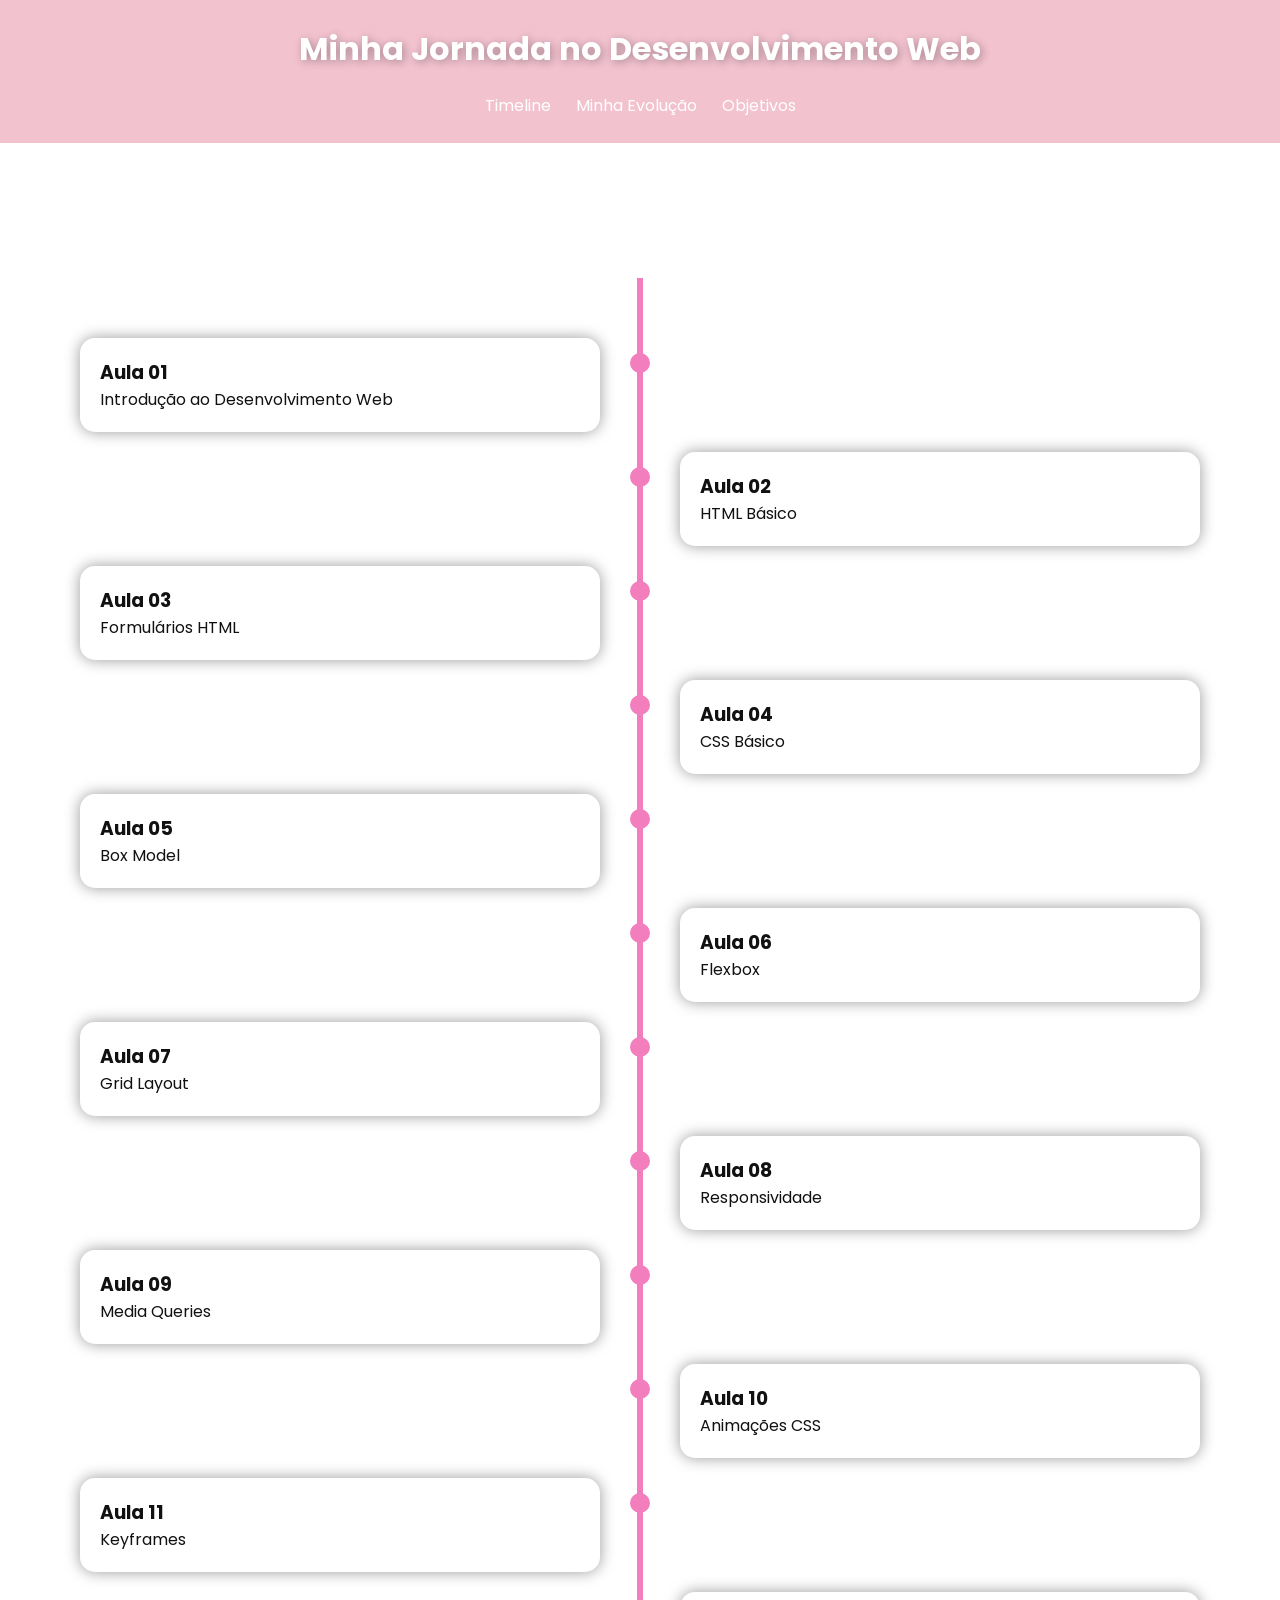
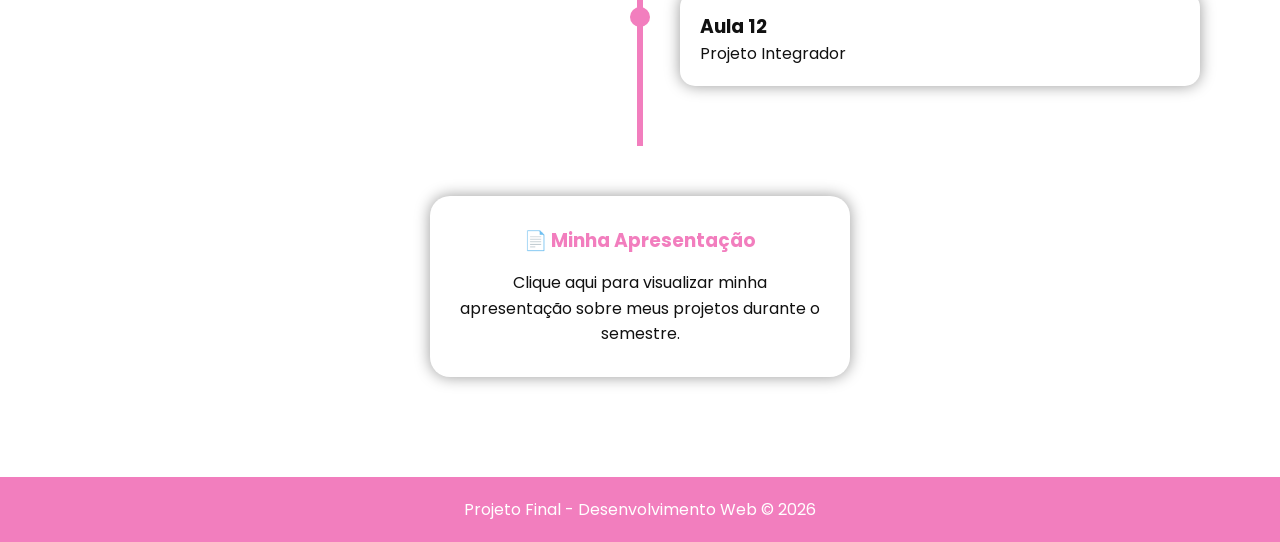
<file: index.html>
<!DOCTYPE html>
<html lang="pt-BR">
<head>
    <meta charset="UTF-8">
    <meta name="viewport" content="width=device-width, initial-scale=1.0">
    <title>Minha Evolução em Desenvolvimento Web</title>

    <link rel="stylesheet" href="style.css">

    <link rel="preconnect" href="https://fonts.googleapis.com">
    <link href="https://fonts.googleapis.com/css2?family=Poppins:wght@300;400;600;700&display=swap" rel="stylesheet">
</head>
<body>

<header>
    <h1>Minha Jornada no Desenvolvimento Web</h1>

    <nav>
        <a href="#timeline">Timeline</a>
        <a href="minha.html">Minha Evolução</a>
        <a href="objetivos.html">Objetivos</a>
    </nav>
</header>

<main>

<section id="timeline">

    <br>
    <br>

    <h2 class="titulo">Linha do Tempo do Semestre</h2>

    <div class="timeline">

        <article class="container left">
            <div class="content">
                <h3>Aula 01</h3>
                <p>Introdução ao Desenvolvimento Web</p>
            </div>
        </article>

        <article class="container right">
            <div class="content">
                <h3>Aula 02</h3>
                <p>HTML Básico</p>
            </div>
        </article>

        <article class="container left">
            <div class="content">
                <h3>Aula 03</h3>
                <p>Formulários HTML</p>
            </div>
        </article>

        <article class="container right">
            <div class="content">
                <h3>Aula 04</h3>
                <p>CSS Básico</p>
            </div>
        </article>

        <article class="container left">
            <div class="content">
                <h3>Aula 05</h3>
                <p>Box Model</p>
            </div>
        </article>

        <article class="container right">
            <div class="content">
                <h3>Aula 06</h3>
                <p>Flexbox</p>
            </div>
        </article>

        <article class="container left">
            <div class="content">
                <h3>Aula 07</h3>
                <p>Grid Layout</p>
            </div>
        </article>

        <article class="container right">
            <div class="content">
                <h3>Aula 08</h3>
                <p>Responsividade</p>
            </div>
        </article>

        <article class="container left">
            <div class="content">
                <h3>Aula 09</h3>
                <p>Media Queries</p>
            </div>
        </article>

        <article class="container right">
            <div class="content">
                <h3>Aula 10</h3>
                <p>Animações CSS</p>
            </div>
        </article>

        <article class="container left">
            <div class="content">
                <h3>Aula 11</h3>
                <p>Keyframes</p>
            </div>
        </article>

        <article class="container right">
            <div class="content">
                <h3>Aula 12</h3>
                <p>Projeto Integrador</p>
            </div>
        </article>

    </div>

</section>

<section class="canva">

    <a href="https://www.canva.com/design/DAHMXOtLBWE/8ppwLoHEiD_LlyvqUIR0MQ/edit" target="_blank" class="card-canva">

        <h3>📄 Minha Apresentação</h3>

        <p>
            Clique aqui para visualizar minha apresentação sobre meus projetos durante o semestre.
        </p>

    </a>

</section>

<br>
<br>

</main>

<footer>
    <p>Projeto Final - Desenvolvimento Web © 2026</p>
</footer>

</body>
</html>
</file>
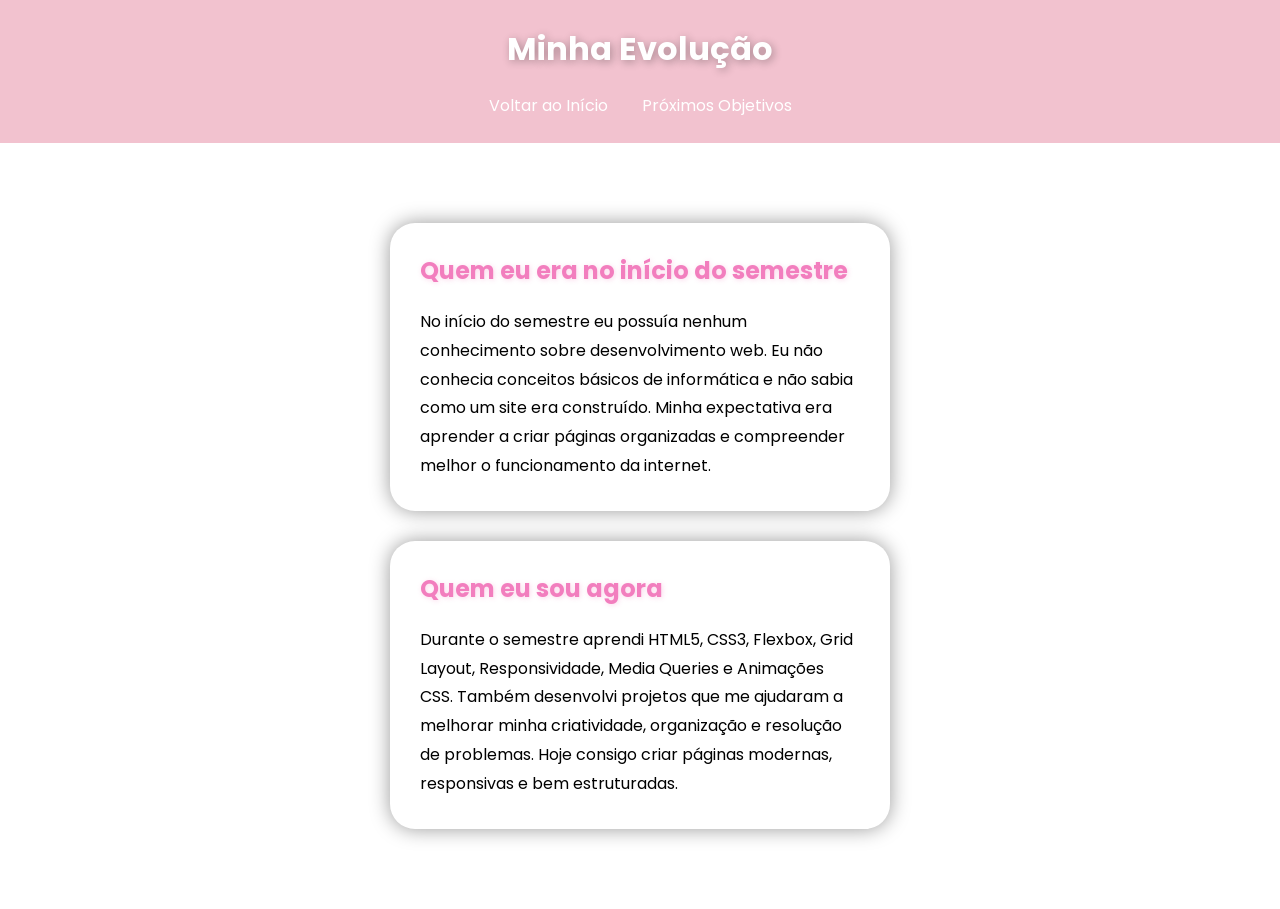
<file: minha.html>
<!DOCTYPE html>
<html lang="pt-BR">
<head>
    <meta charset="UTF-8">
    <meta name="viewport" content="width=device-width, initial-scale=1.0">
    <title>Minha Evolução</title>

    <link rel="stylesheet" href="minha.css">

    <link rel="preconnect" href="https://fonts.googleapis.com">
    <link href="https://fonts.googleapis.com/css2?family=Poppins:wght@300;400;600;700&display=swap" rel="stylesheet">
</head>
<body>

<header>
    <h1>Minha Evolução</h1>

    <nav>
        <a href="index.html">Voltar ao Início</a>
        <a href="objetivos.html">Próximos Objetivos</a>
    </nav>
</header>

<main>

<section class="evolucao">

    <article class="card">
        <h2>Quem eu era no início do semestre</h2>

        <p>
            No início do semestre eu possuía nenhum conhecimento sobre desenvolvimento web.
            Eu não conhecia conceitos básicos de informática e não sabia como um site era construído.
            Minha expectativa era aprender a criar páginas organizadas e compreender melhor o funcionamento da internet.
        </p>
    </article>

    <article class="card">
        <h2>Quem eu sou agora</h2>

        <p>
            Durante o semestre aprendi HTML5, CSS3, Flexbox, Grid Layout, Responsividade,
            Media Queries e Animações CSS.

            Também desenvolvi projetos que me ajudaram a melhorar minha criatividade,
            organização e resolução de problemas.

            Hoje consigo criar páginas modernas, responsivas e bem estruturadas.
        </p>
    </article>

</section>

</main>


</body>
</html>
</file>
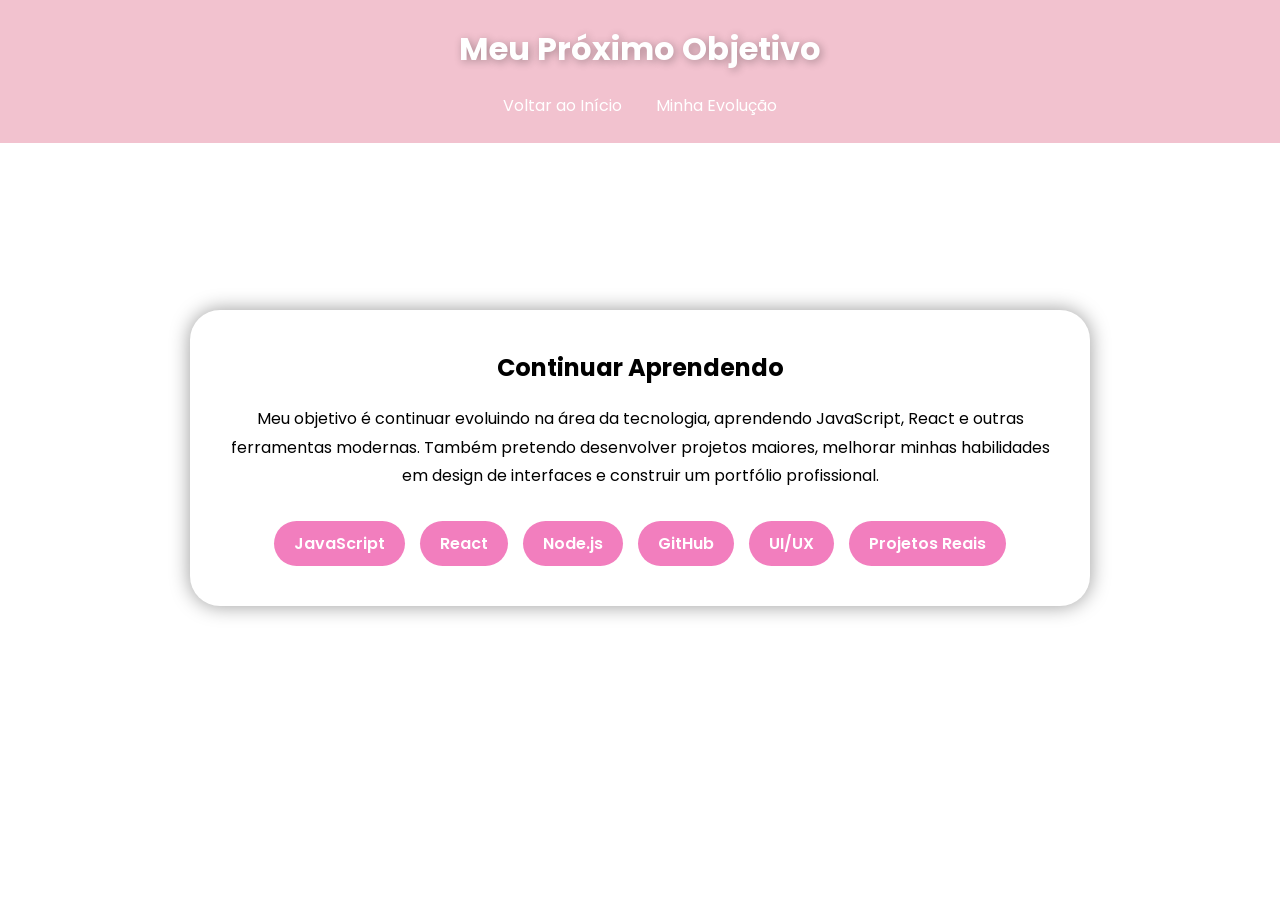
<file: objetivos.html>
<!DOCTYPE html>
<html lang="pt-BR">
<head>
    <meta charset="UTF-8">
    <meta name="viewport" content="width=device-width, initial-scale=1.0">
    <title>Próximos Objetivos</title>

    <link rel="stylesheet" href="objetivos.css">

    <link rel="preconnect" href="https://fonts.googleapis.com">
    <link href="https://fonts.googleapis.com/css2?family=Poppins:wght@300;400;600;700&display=swap" rel="stylesheet">
</head>
<body>

<header>
    <h1>Meu Próximo Objetivo</h1>

    <nav>
        <a href="index.html">Voltar ao Início</a>
        <a href="minha.html">Minha Evolução</a>
    </nav>
</header>

<main>

<section class="objetivos">

    <div class="objetivo-card">

        <h2>Continuar Aprendendo</h2>

        <p>
            Meu objetivo é continuar evoluindo na área da tecnologia,
            aprendendo JavaScript, React e outras ferramentas modernas.

            Também pretendo desenvolver projetos maiores, melhorar minhas habilidades
            em design de interfaces e construir um portfólio profissional.
        </p>

        <div class="skills">
            <span>JavaScript</span>
            <span>React</span>
            <span>Node.js</span>
            <span>GitHub</span>
            <span>UI/UX</span>
            <span>Projetos Reais</span>
        </div>

    </div>

</section>

</main>

</body>
</html>
</file>
<file: style.css>
* {
    margin: 0;
    padding: 0;
    box-sizing: border-box;
    scroll-behavior: smooth;
}

body {
    font-family: 'Poppins', sans-serif;

    background-image: url("https://i.pinimg.com/736x/f0/92/5a/f0925a8958ac8ea048b98f828a087882.jpg");
    background-size: cover;
    background-position: center;
    background-repeat: no-repeat;
    background-attachment: fixed;

    color: #ffffff;
}

header {
    background: #F2C2CF;
    padding: 25px;
    text-align: center;
    position: sticky;
    top: 0;
    z-index: 100;
}

header h1{
    color:#ffffff;
    margin-bottom:20px;
    text-shadow:2px 2px 8px rgba(0,0,0,0.3);
    animation: fadeDown 1s ease;
}

nav {
    display: flex;
    justify-content: center;
    gap: 25px;
}

nav a {
    color: white;
    text-decoration: none;
    transition: .3s;
}

nav a:hover {
    color: #F27EBE;
}

.titulo {
    text-align: center;
    margin-bottom: 50px;
    animation: fadeUp 1s ease;
}

.timeline {
    position: relative;
    max-width: 1200px;
    margin: auto;
    padding: 50px 0;
}

.timeline::after {
    content: '';
    position: absolute;
    width: 6px;
    background: #F27EBE;
    top: 0;
    bottom: 0;
    left: 50%;
    margin-left: -3px;
}

.container {
    padding: 10px 40px;
    position: relative;
    width: 50%;
}

.content {
    background: white;
    color: #111;
    padding: 20px;
    border-radius: 15px;
    box-shadow: 0 0 15px rgba(0, 0, 0, .4);
    animation: fadeUp 0.8s ease forwards;
    transition: transform .3s ease, box-shadow .3s ease;
}

.content:hover{
    transform: translateY(-5px);
    box-shadow: 0 12px 25px rgba(0,0,0,.2);
}

.left {
    left: 0;
}

.right {
    left: 50%;
}

.container::after {
    content: '';
    position: absolute;
    width: 20px;
    height: 20px;
    background: #F27EBE;
    border-radius: 50%;
    top: 25px;
    right: -10px;
    animation: pulse 2s infinite;
}

.right::after {
    left: -10px;
}

.canva {
    display: flex;
    justify-content: center;
    margin: 50px 0;
}

.card-canva {
    width: 420px;
    background: white;
    color: #111;
    text-decoration: none;
    padding: 30px;
    border-radius: 20px;
    box-shadow: 0 0 15px rgba(0,0,0,.4);

    transition: transform .4s ease, box-shadow .4s ease;

    animation: fadeUp 1.2s ease;
}

.card-canva:hover {
    transform: translateY(-8px);
    box-shadow: 0 15px 30px rgba(0,0,0,.2);
}

.card-canva h3 {
    color: #F27EBE;
    text-align: center;
    margin-bottom: 15px;
}

.card-canva p {
    text-align: center;
    line-height: 1.6;
}

footer {
    text-align: center;
    background: #F27EBE;
    padding: 20px;
}

@keyframes pulse {
    0% {
        transform: scale(1);
    }

    50% {
        transform: scale(1.2);
    }

    100% {
        transform: scale(1);
    }
}

@keyframes fadeUp {
    from{
        opacity: 0;
        transform: translateY(40px);
    }

    to{
        opacity: 1;
        transform: translateY(0);
    }
}

@keyframes fadeDown {
    from{
        opacity: 0;
        transform: translateY(-30px);
    }

    to{
        opacity: 1;
        transform: translateY(0);
    }
}

@media(max-width:767px) {

    .timeline::after {
        left: 30px;
    }

    .container {
        width: 100%;
        padding-left: 70px;
        padding-right: 20px;
    }

    .right {
        left: 0;
    }

    .left::after,
    .right::after {
        left: 20px;
    }

    nav {
        flex-direction: column;
    }

    .card-canva {
        width: 90%;
    }
}

/* =========================
   TABLET (768px - 1023px)
========================= */

@media (min-width:768px) and (max-width:1023px){

    .timeline{
        width:95%;
    }

    .container{
        padding:10px 25px;
    }

    .content{
        padding:15px;
    }

    .card-canva{
        width:70%;
    }

    nav{
        gap:15px;
    }
}


@media(max-width:767px) {

    .timeline::after {
        left: 30px;
    }

    .container {
        width: 100%;
        padding-left: 70px;
        padding-right: 20px;
    }

    .right {
        left: 0;
    }

    .left::after,
    .right::after {
        left: 20px;
    }

    nav {
        flex-direction: column;
        gap: 10px;
    }

    header h1{
        font-size: 1.8rem;
    }

    .card-canva {
        width: 90%;
    }
}
</file>
<file: minha.css>
*{
    margin:0;
    padding:0;
    box-sizing:border-box;
}

body{
    font-family:'Poppins',sans-serif;

    background-image: url("https://i.pinimg.com/736x/f0/92/5a/f0925a8958ac8ea048b98f828a087882.jpg");
    background-size:cover;
    background-position:center;
    background-attachment:fixed;
}

header{
    background: #F2C2CF;
    padding:25px;
    text-align:center;
}

header h1{
    color:#ffffff;
    margin-bottom:20px;
    text-shadow:2px 2px 8px rgba(0,0,0,0.3);
}

nav{
    margin-top:15px;
}

nav a{
    color:#ffffff;
    text-decoration:none;
    margin:0 15px;
    transition:0.3s;
}

nav a:hover{
    color:#F27EBE;
}

.evolucao{
    display:flex;
    justify-content:center;
    gap:30px;
    flex-wrap:wrap;
    padding:80px 10%;
}

.card{
    width:500px;
    background:rgb(255, 255, 255);
    backdrop-filter:blur(8px);
    padding:30px;
    border-radius:25px;
    box-shadow:0 0 20px rgba(0,0,0,.4);
    transition:.4s;
}

.card:hover{
    transform:translateY(-10px);
}

.card h2{
    color:#F27EBE;
    margin-bottom:20px;
    text-shadow:1px 1px 5px rgba(242,126,190,0.3);
}

.card p{
    line-height:1.8;
}

/* =========================
   TABLET (768px - 1023px)
========================= */

@media (min-width:768px) and (max-width:1023px){

    .evolucao{
        padding:60px 5%;
    }

    .card{
        width:80%;
    }
}


@media (max-width:767px){

    header h1{
        font-size:1.8rem;
    }

    nav{
        display:flex;
        flex-direction:column;
        gap:10px;
    }

    .evolucao{
        padding:40px 20px;
    }

    .card{
        width:100%;
    }

    .card h2{
        font-size:1.4rem;
    }

    .card p{
        font-size:0.95rem;
    }
}
</file>
<file: objetivos.css>
*{
    margin:0;
    padding:0;
    box-sizing:border-box;
}

body{
    font-family:'Poppins',sans-serif;

    background-image: url("https://i.pinimg.com/736x/f0/92/5a/f0925a8958ac8ea048b98f828a087882.jpg");
    background-size:cover;
    background-position:center;
    background-attachment:fixed;

    color:rgb(0, 0, 0);
}

header{
    background: #F2C2CF;
    padding:25px;
    text-align:center;
}

header h1{
    color:#ffffff;
    margin-bottom:20px;
    text-shadow:2px 2px 8px rgba(0,0,0,0.3);
}
nav{
    margin-top:15px;
}

nav a{
    color: white;
    text-decoration:none;
    margin:0 15px;
}

nav a:hover {
    color: #F27EBE;
}
.objetivos{
    display:flex;
    justify-content:center;
    align-items:center;

    min-height:70vh;

    padding:50px;
}

.objetivo-card{
    max-width:900px;

    background:rgb(255, 255, 255);

    backdrop-filter:blur(8px);

    padding:40px;

    border-radius:30px;

    text-align:center;

    box-shadow:0 0 20px rgba(0,0,0,.4);
}

.objetivo-card h2{
    color:#000000;
    margin-bottom:20px;
}

.objetivo-card p{
    line-height:1.8;
    margin-bottom:30px;
}

.skills{
    display:flex;
    justify-content:center;
    gap:15px;
    flex-wrap:wrap;
}

.skills span{
    background:#F27EBE;
    color:#ffffff;

    padding:10px 20px;

    border-radius:30px;

    font-weight:600;
}

/* =========================
   TABLET (768px - 1023px)
========================= */

@media (min-width:768px) and (max-width:1023px){

    .objetivo-card{
        width:90%;
    }
}


@media (max-width:767px){

    header h1{
        font-size:1.8rem;
    }

    nav{
        display:flex;
        flex-direction:column;
        gap:10px;
    }

    .objetivos{
        padding:20px;
    }

    .objetivo-card{
        width:100%;
        padding:25px;
    }

    .objetivo-card h2{
        font-size:1.5rem;
    }

    .objetivo-card p{
        font-size:0.95rem;
    }

    .skills{
        gap:10px;
    }

    .skills span{
        padding:8px 15px;
        font-size:14px;
    }
}
</file>
